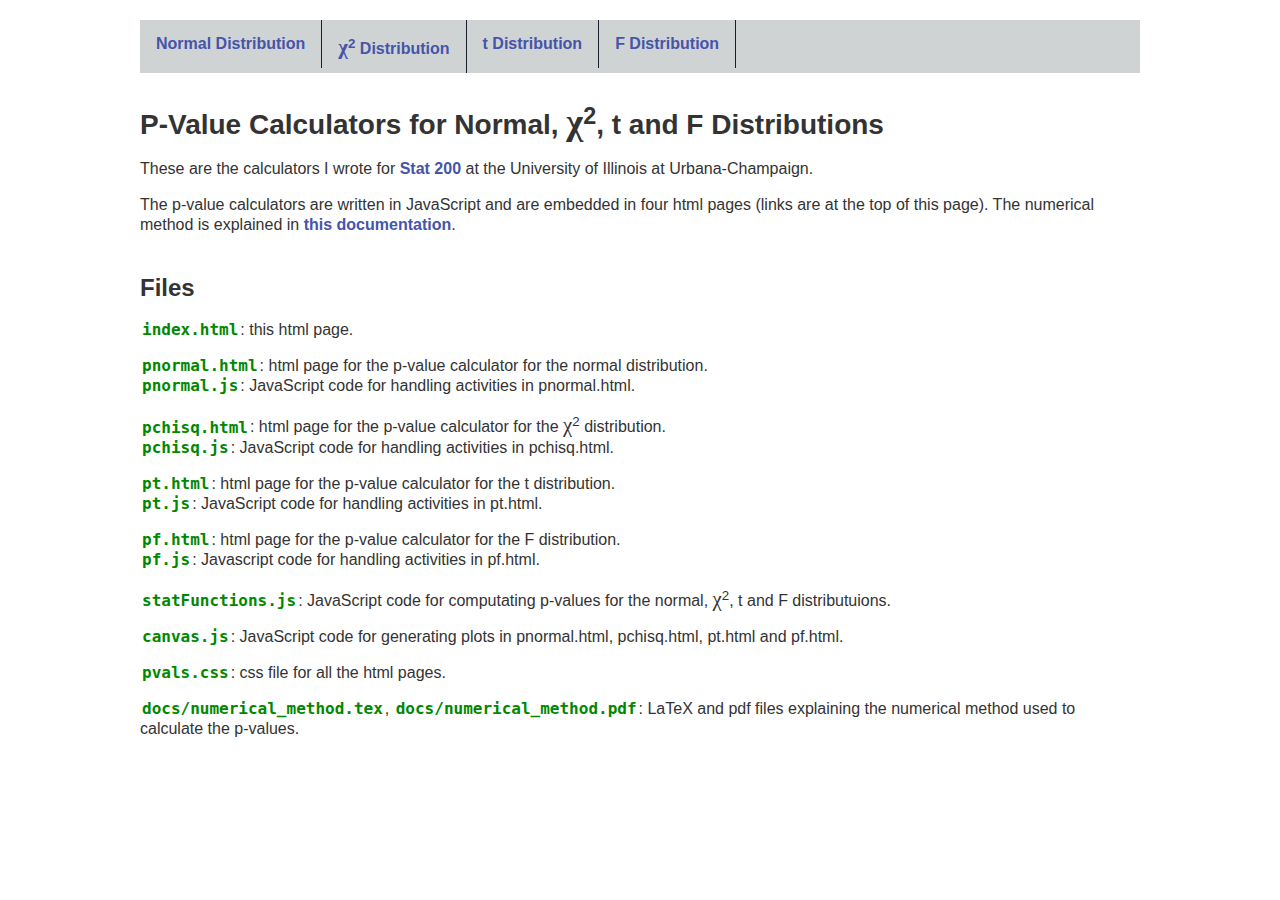
<file: index.html>
<!DOCTYPE html>
<html lang="en-US">
<meta name="keywords" content="p-value calculators" />
<meta charset="UTF-8" />

<head>
<title>P Value Calculators</title>
<link rel="stylesheet" href="pvals.css">
</head>

<body>

<div id="wrapper">

<ul class="menu">
  <li><a href="pnormal.html">Normal Distribution</a></li>
  <li><a href="pchisq.html"><span class="greek">&chi;</span><sup>2</sup> Distribution</a></li>
  <li><a href="pt.html">t Distribution</a></li>
  <li><a href="pf.html">F Distribution</a></li>
</ul>

<br />

<h1>P-Value Calculators for Normal, <span class="greek">&chi;</span><sup>2</sup>, t and F Distributions</h1>
    
<p>These are the calculators I wrote for <a href="http://courses.atlas.illinois.edu/spring2018/STAT/STAT200/" target="_blank">Stat 200</a> at the University of Illinois at Urbana-Champaign.</p>
    
<p>The p-value calculators are written in JavaScript and are embedded in four html pages (links are at the top of this page). The numerical method is explained in <a href="docs/numerical_method.pdf" target="_blank">this documentation</a>.</p>
    
<br />
<h2>Files</h2>
    
<p><code>index.html</code>: this html page.</p>
    
<p><code>pnormal.html</code>: html page for the p-value calculator for the normal distribution.<br />
<code>pnormal.js</code>: JavaScript code for handling activities in pnormal.html.</p>
    
<p><code>pchisq.html</code>: html page for the p-value calculator for the <span class="greek">&chi;</span><sup>2</sup> distribution.<br />
<code>pchisq.js</code>: JavaScript code for handling activities in pchisq.html.</p>
    
<p><code>pt.html</code>: html page for the p-value calculator for the t distribution.<br />
<code>pt.js</code>: JavaScript code for handling activities in pt.html.</p>
    
<p><code>pf.html</code>: html page for the p-value calculator for the F distribution.<br />
<code>pf.js</code>: Javascript code for handling activities in pf.html.</p>
    
<p><code>statFunctions.js</code>: JavaScript code for computating p-values for the normal, <span class="greek">&chi;</span><sup>2</sup>, t and F distributuions.</p>
    
<p><code>canvas.js</code>: JavaScript code for generating plots in pnormal.html, pchisq.html, pt.html and pf.html.</p>
    
<p><code>pvals.css</code>: css file for all the html pages.</p>
    
<p><code>docs/numerical_method.tex</code>, <code>docs/numerical_method.pdf</code>: LaTeX and pdf files explaining the numerical method used to calculate the p-values.</p>

<br />
</div>   
</body>
</html>
</file>
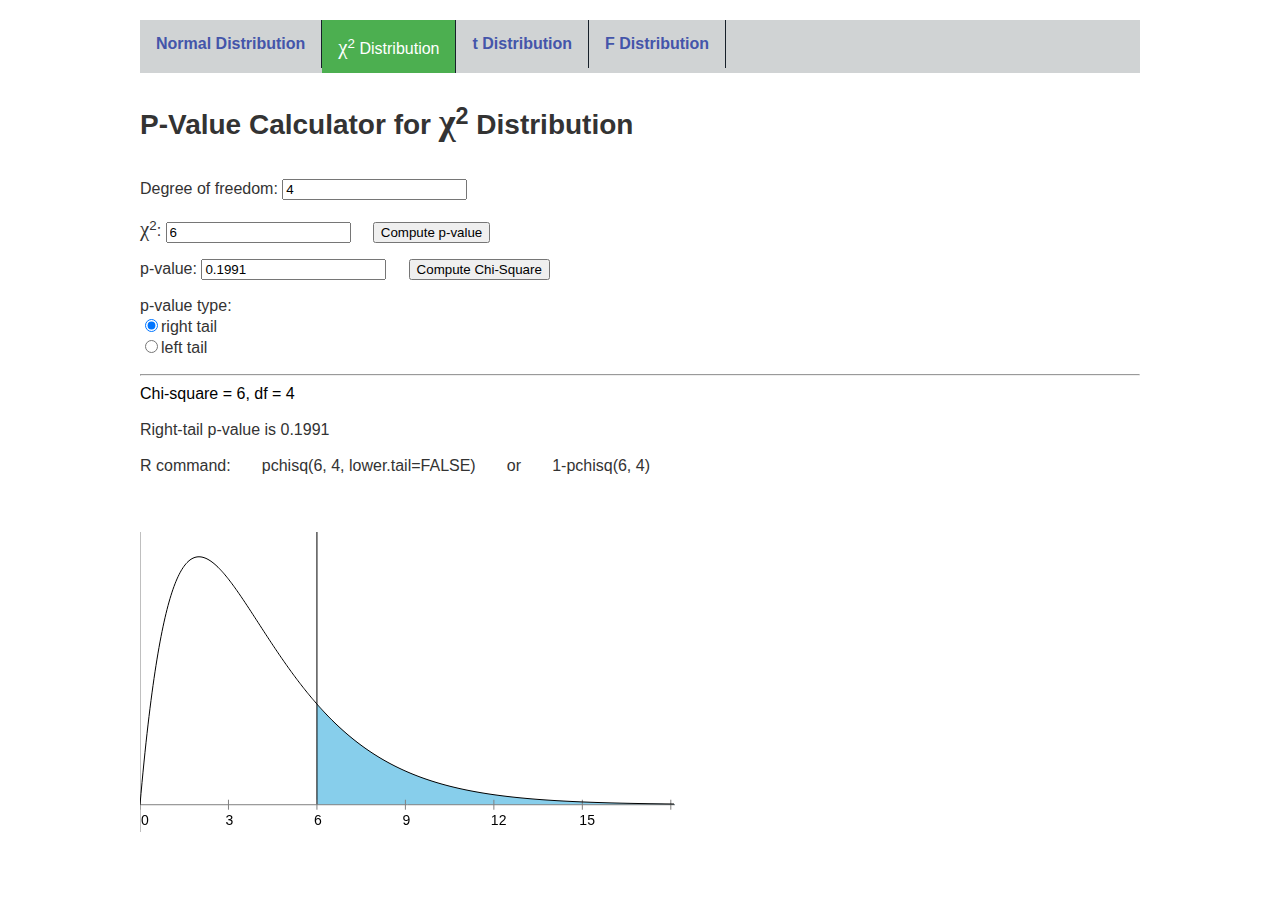
<file: pchisq.html>
<!DOCTYPE html>
<html lang="en-US">
<meta name="keywords" content="Statistics, p value, chi-square distribution" />
<meta charset="UTF-8" />

<head>
<title>P Value Calculator, Chi-square</title>
<script src="statFunctions.js"></script>
<script src="canvas.js"></script>
<script src="pchisq.js"></script>
<link rel="stylesheet" href="pvals.css">
</head>

<body onload="init()">

<div id="wrapper">
    
<ul class="menu">
  <li><a href="pnormal.html">Normal Distribution</a></li>
  <li class="active"><span class="greek">&chi;</span><sup>2</sup> Distribution</li>
  <li><a href="pt.html">t Distribution</a></li>
  <li><a href="pf.html">F Distribution</a></li>
</ul>
    
<br />

<h1>P-Value Calculator for <span class="greek">&chi;</span><sup>2</sup> Distribution</h1>

<br />

<form name="input" action="" method="get">
<p>Degree of freedom: <input type="number" id="df" name="df" min="1" step="1" /> </p>

<p><span class="greek">&chi;</span><sup>2</sup>: <input type="number" id="Chisq" name="Chisq" min="0" step="any" /> 
&nbsp; &nbsp; 
<input type="button" name="p value" value="Compute p-value" 
onClick="PfromX2_chisq(this.form)" /></p>

<p>p-value: <input type="number" id="p-value" name="p_value" step="any" />
&nbsp; &nbsp;
    <input type="button" name="Chi square" value="Compute Chi-Square" onClick="X2fromP_chisq(this.form)" /></p>

<p>p-value type: <br />
<input onchange="changePtype(this.form,1)" type="radio" id="ptype1" 
name="ptype1" value="1" checked="checked" />right tail<br />
<input onchange="changePtype(this.form,2)" type="radio" id="ptype2"
name="ptype2" value="2" />left tail</p>

</form>

<hr />

<p id="input"></p>
<p id="output"></p>
<p id="Rcommand"></p>

<br /> <br />
<canvas id="chisqcurve" width="535" height="300">
  CANVAS NOT SUPPORTED IN THIS BROWSER!
</canvas>

<br /> <br />
</div>
</body>
</html>
</file>
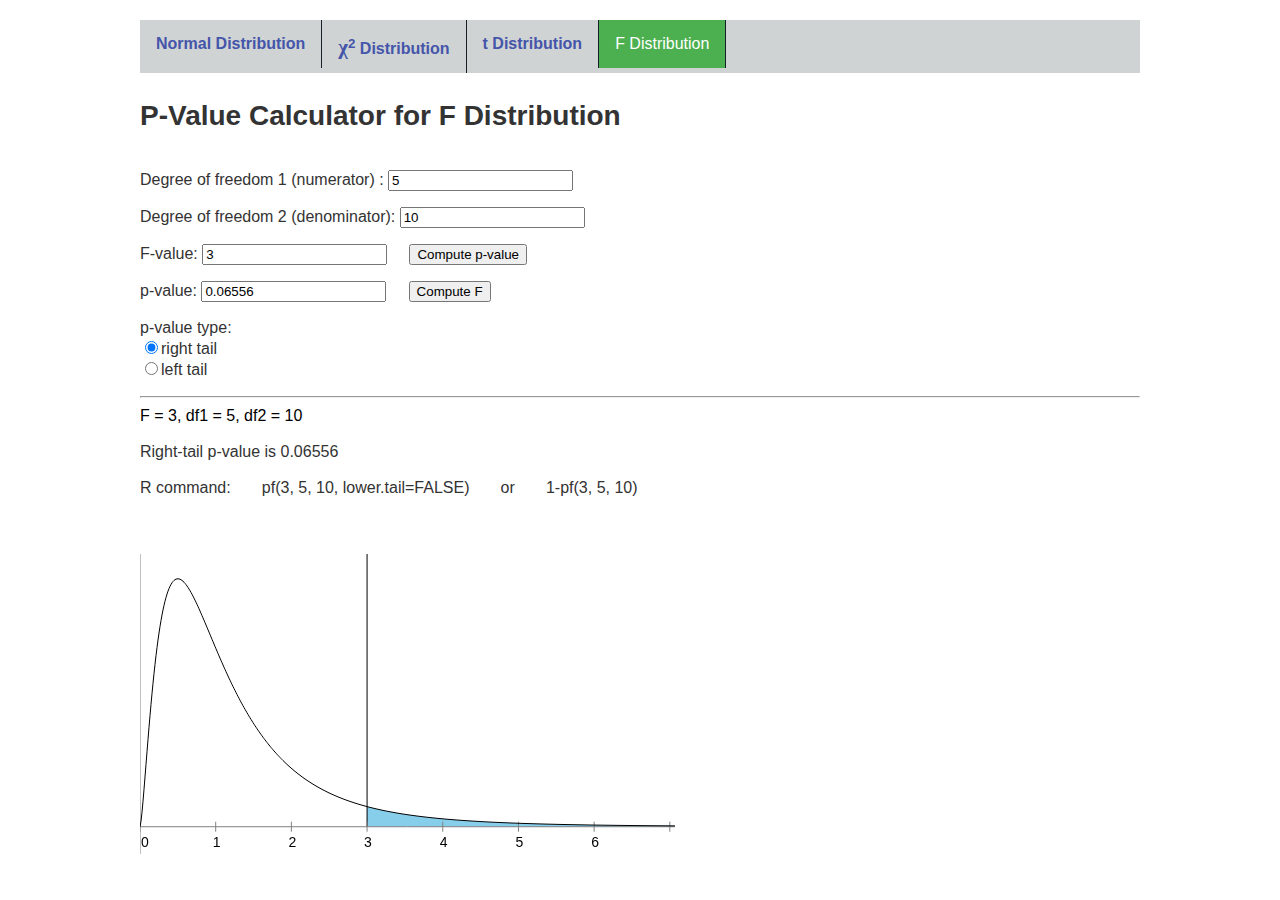
<file: pf.html>
<!DOCTYPE html>
<html lang="en-US">
<meta name="keywords" content="Statistics, p value, F distribution" />
<meta charset="UTF-8" />

<head>
<title>P Value Calculator, F dist.</title>
<script src="statFunctions.js"></script>
<script src="canvas.js"></script>
<script src="pf.js"></script>
<link rel="stylesheet" href="pvals.css">
</head>

<body onload="init()">
<div id="wrapper">
    
<ul class="menu">
  <li><a href="pnormal.html">Normal Distribution</a></li>
  <li><a href="pchisq.html"><span class="greek">&chi;</span><sup>2</sup> Distribution</a></li>
  <li><a href="pt.html">t Distribution</a></li>
  <li class="active">F Distribution</li>
</ul>

<br />

<h1>P-Value Calculator for F Distribution</h1>

<br />

<form name="input" action="" method="get">
<p>Degree of freedom 1 (numerator) : <input type="number" id="df1" name="df1" min="1" step="1" /> </p>

<p>Degree of freedom 2 (denominator): <input type="number" id="df2" name="df2" min="1" step="1" /> </p>

<p>F-value: <input type="number" id="F" name="F" min="0" step="any" /> 
&nbsp; &nbsp; 
<input type="button" name="p value" value="Compute p-value" 
onClick="PfromF_F(this.form)" /></p>

<p>p-value: <input type="number" id="p-value" name="p_value" step="any" />
&nbsp; &nbsp;
<input type="button" name="F value" value="Compute F" 
onClick="FfromP_F(this.form)" /></p>

<p>p-value type: <br />
<input onchange="changePtype(this.form,1)" type="radio" id="ptype1" 
name="ptype1" value="1" checked="checked" />right tail<br />
<input onchange="changePtype(this.form,2)" type="radio" id="ptype2"
name="ptype2" value="2" />left tail</p>

</form>

<hr />

<p id="input"></p>
<p id="output"></p>
<p id="Rcommand"></p>

<br /> <br />
<canvas id="Fcurve" width="535" height="300">
  CANVAS NOT SUPPORTED IN THIS BROWSER!
</canvas>

<br /> <br />
</div>
</body>
</html>
</file>
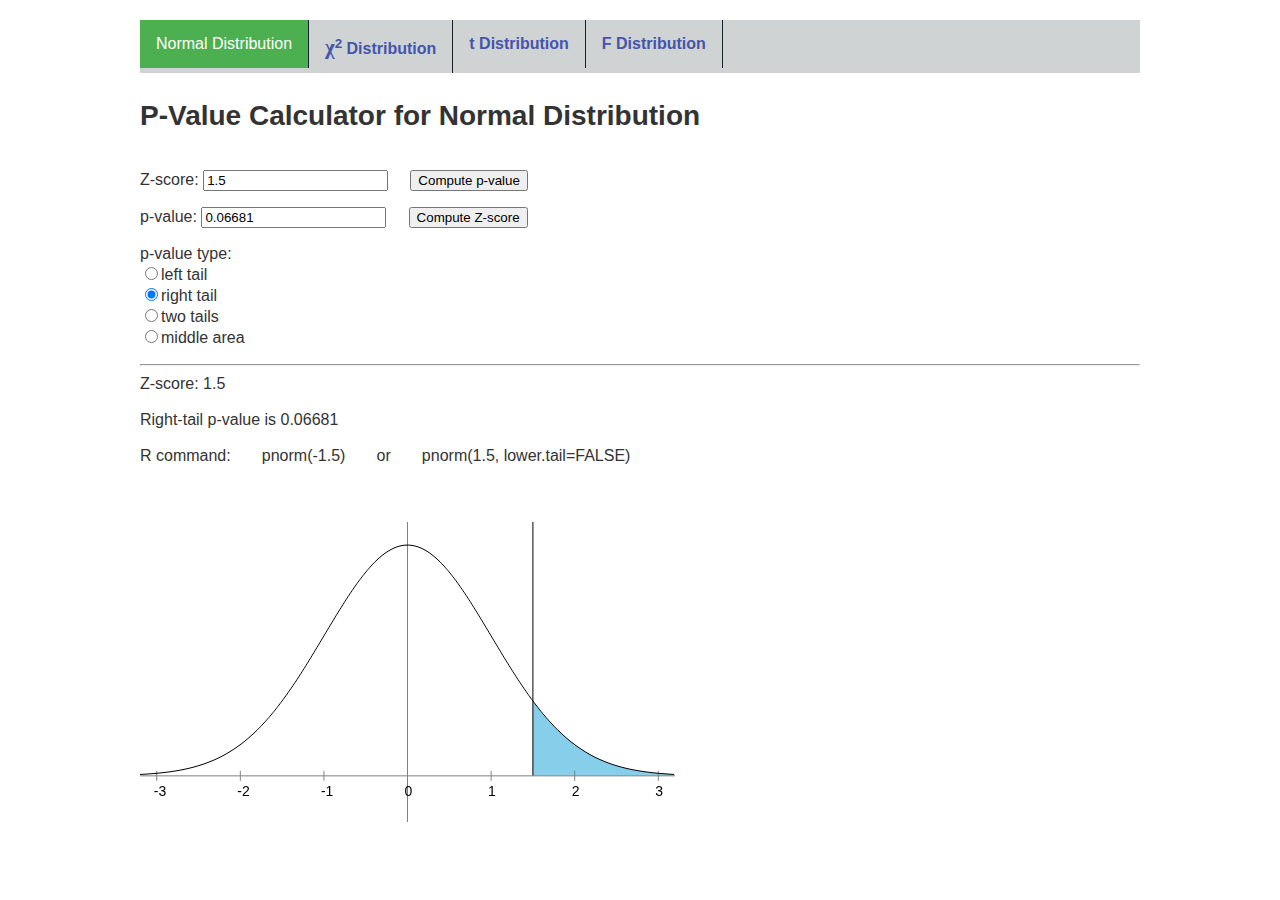
<file: pnormal.html>
<!DOCTYPE html>
<html lang="en-US">
<meta name="keywords" content="p-value calculator, normal distribution" />
<meta charset="UTF-8" />

<head>
<title>P Value Calculator</title>
<script src="canvas.js"></script>
<script src="statFunctions.js"></script>
<script src="pnormal.js"></script>
<link rel="stylesheet" href="pvals.css">
</head>

<body onload="init()">

<div id="wrapper">

<ul class="menu">
  <li class="active">Normal Distribution</li>
  <li><a href="pchisq.html"><span class="greek">&chi;</span><sup>2</sup> Distribution</a></li>
  <li><a href="pt.html">t Distribution</a></li>
  <li><a href="pf.html">F Distribution</a></li>
</ul>

<br />

<h1>P-Value Calculator for Normal Distribution</h1>

<br />

<form name="input" action="" method="get">
<p>Z-score: <input type="number" id="Z-score" name="z_score" step="any" /> 
&nbsp; &nbsp; 
<input type="button" name="p value" id="pbutton" value="Compute p-value" 
onClick="PfromZ_normal(this.form)" /></p>

<p><span id="pdisplay">p-value</span>: <input type="number" id="p-value" name="p_value" step="any" />
&nbsp; &nbsp;
<input type="button" name="Z score" value="Compute Z-score" 
onClick="ZfromP_normal(this.form)" /></p>

<p>p-value type: <br />
<input onchange="changePtype(this.form,0)" type="radio" id="ptype0" 
name="ptype0" value="0" />left tail<br />
<input onchange="changePtype(this.form,1)" type="radio" id="ptype1" 
name="ptype1" value="1" />right tail<br />
<input onchange="changePtype(this.form,2)" type="radio" id="ptype2"
name="ptype2" value="2" />two tails<br />
<input onchange="changePtype(this.form,3)" type="radio" id="ptype3"
name="ptype3" value="3" />middle area
</p>
</form>
    
<hr />

<p id="input"></p>
<p id="output"></p>
<p id="Rcommand"></p>

<br /> <br />
<canvas id="normalcurve" width="535" height="300">
  CANVAS NOT SUPPORTED IN THIS BROWSER!
</canvas>
<br /> <br />
</div>   
</body>
</html>
</file>
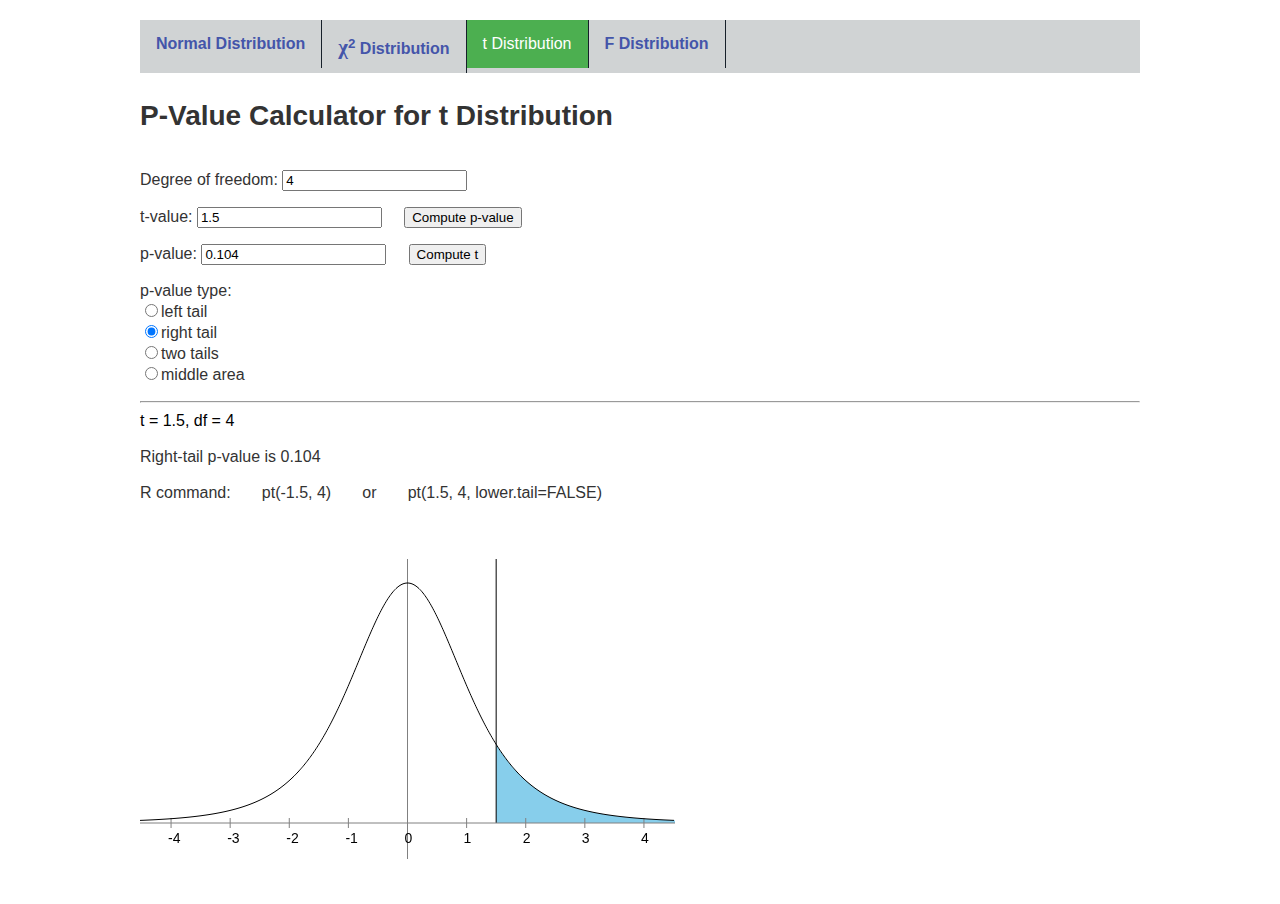
<file: pt.html>
<!DOCTYPE html>
<html lang="en-US">
<meta name="keywords" content="Statistics, p value, t distribution" />
<meta charset="UTF-8" />

<head>
<title>P Value Calculator, t dist.</title>
<script src="statFunctions.js"></script>
<script src="canvas.js"></script>
<script src="pt.js"></script>
<link rel="stylesheet" href="pvals.css">
</head>

<body onload="init()">
    
<div id="wrapper">

<ul class="menu">
  <li><a href="pnormal.html">Normal Distribution</a></li>
  <li><a href="pchisq.html"><span class="greek">&chi;</span><sup>2</sup> Distribution</a></li>
  <li class="active">t Distribution</li>
  <li><a href="pf.html">F Distribution</a></li>
</ul>

<br />

<h1>P-Value Calculator for t Distribution</h1>

<br />

<form name="input" action="" method="get">
<p>Degree of freedom: <input type="number" id="df" name="df" min="1" step="1" /> </p>

<p>t-value: <input type="number" id="t" name="t" step="any" /> 
&nbsp; &nbsp; 
<input type="button" name="p value" id="pbutton" value="Compute p-value" 
onClick="Pfromt_t(this.form)" /></p>

<p><span id="pdisplay">p-value</span>: <input type="number" id="p-value" name="p_value" step="any" />
&nbsp; &nbsp;
<input type="button" name="t value" value="Compute t" 
onClick="tfromP_t(this.form)" /></p>

<p>p-value type: <br />
<input onchange="changePtype(this.form,0)" type="radio" id="ptype0" 
name="ptype0" value="0" />left tail<br />
<input onchange="changePtype(this.form,1)" type="radio" id="ptype1" 
name="ptype1" value="1" checked="checked" />right tail<br />
<input onchange="changePtype(this.form,2)" type="radio" id="ptype2"
name="ptype2" value="2" />two tails<br />
<input onchange="changePtype(this.form,3)" type="radio" id="ptype3"
name="ptype3" value="3" />middle area</p>

</form>

<hr />

<p id="input"></p>
<p id="output"></p>
<p id="Rcommand"></p>

<br /> <br />
<canvas id="tcurve" width="535" height="300">
  CANVAS NOT SUPPORTED IN THIS BROWSER!
</canvas>

<br /> <br />
</div>
</body>
</html>
</file>
<file: pvals.css>
body{
   font:16px/20px verdana, arial, helvetica, sans-serif;
	color:#333;
	background-color:white;
	margin: 20px;
	padding:0px;
	line-height: 20px;
}

div#wrapper {
margin-left:auto;
margin-right:auto;
max-width:1000px;
}

h1 {
    font-size:28px;
    font-weight:bold;
	margin-left: 0px;
	margin-top: 8px;
	line-height: 30px;
}
	
h2 {
	font-size: 24px;
	margin-left: 0px;
	margin-top:5px;
	line-height: 24px;
}
	
h3 {
	font-size: 20px;
	margin-left: 0px;
	margin-top:10px;
}
	
h4 {
	font-size: 18px;
	margin-left: 0px;
	margin-top:10px;
}
	
p {
	font:16px/20px verdana, arial, helvetica, sans-serif;
	margin:0px 0px 16px 0px;
}

a {
	color:#CCC;
	font-family:verdana, arial, helvetica, sans-serif;
	font-weight:800;
	text-decoration:none;
}

a:link {color:#45A;}
a:visited {color:#0AD;}

ul.menu {
    list-style-type: none;
    margin: 0;
    padding: 0;
    overflow: hidden;
    background-color:  #d0d3d4;
}

ul.menu li {
    float: left;
    border-right:1px solid  #17202a;
    margin: 0;
}

ul.menu a {
    display: block;
    color: #45A;
    text-align: center;
    padding: 14px 16px;
    text-decoration: none;
}

ul.menu a:hover {background-color: #d1f2eb;}

.active {
    background-color: #4CAF50;
    text-align: center;
    padding: 14px 16px;
    color:white;
}

.greek {
    font-family: serif;
    font-size: 130%;
}

code {
    font-size:16px;
    font-weight:bold;
	color:#080;
	margin:2px;
	padding:0px;
}

input[type=number]::-webkit-outer-spin-button,
input[type=number]::-webkit-inner-spin-button {
    -webkit-appearance: none;
    margin: 0;
}

input[type=number] {
    -moz-appearance:textfield;
}
</file>
